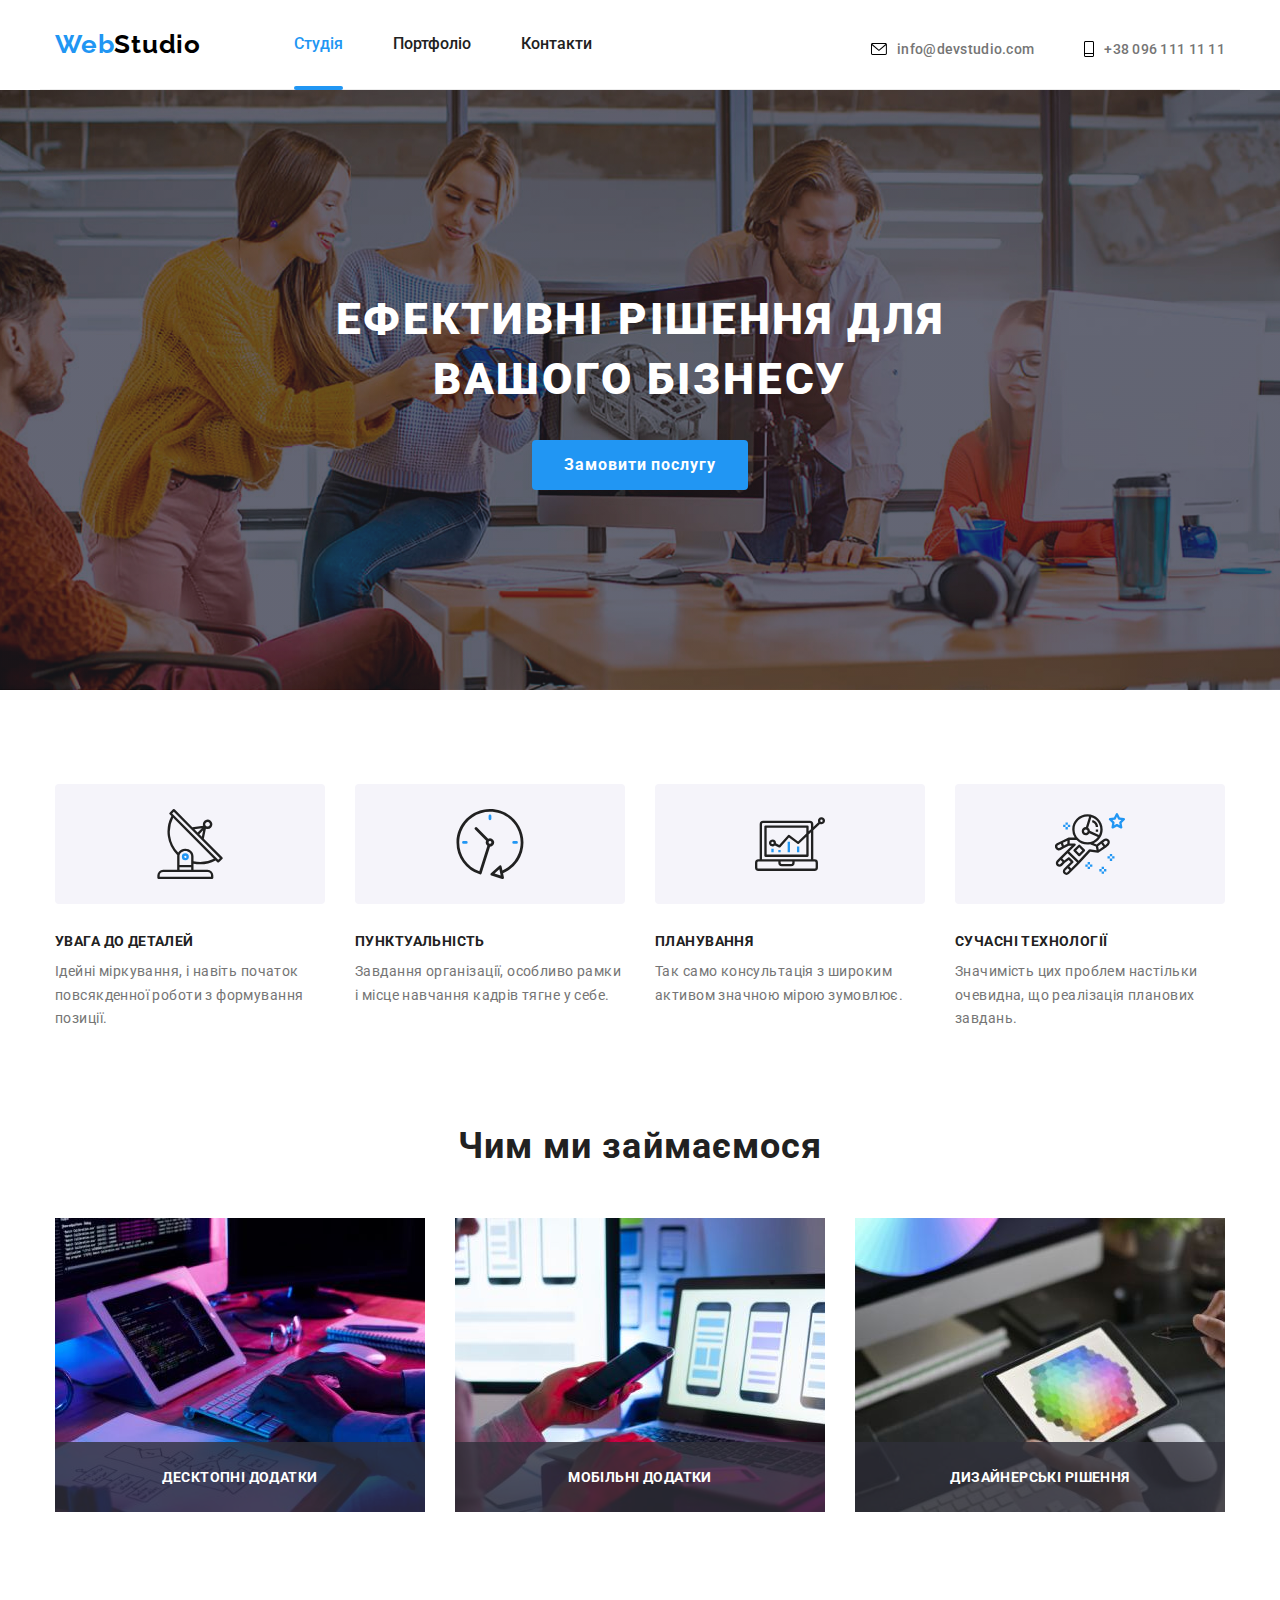
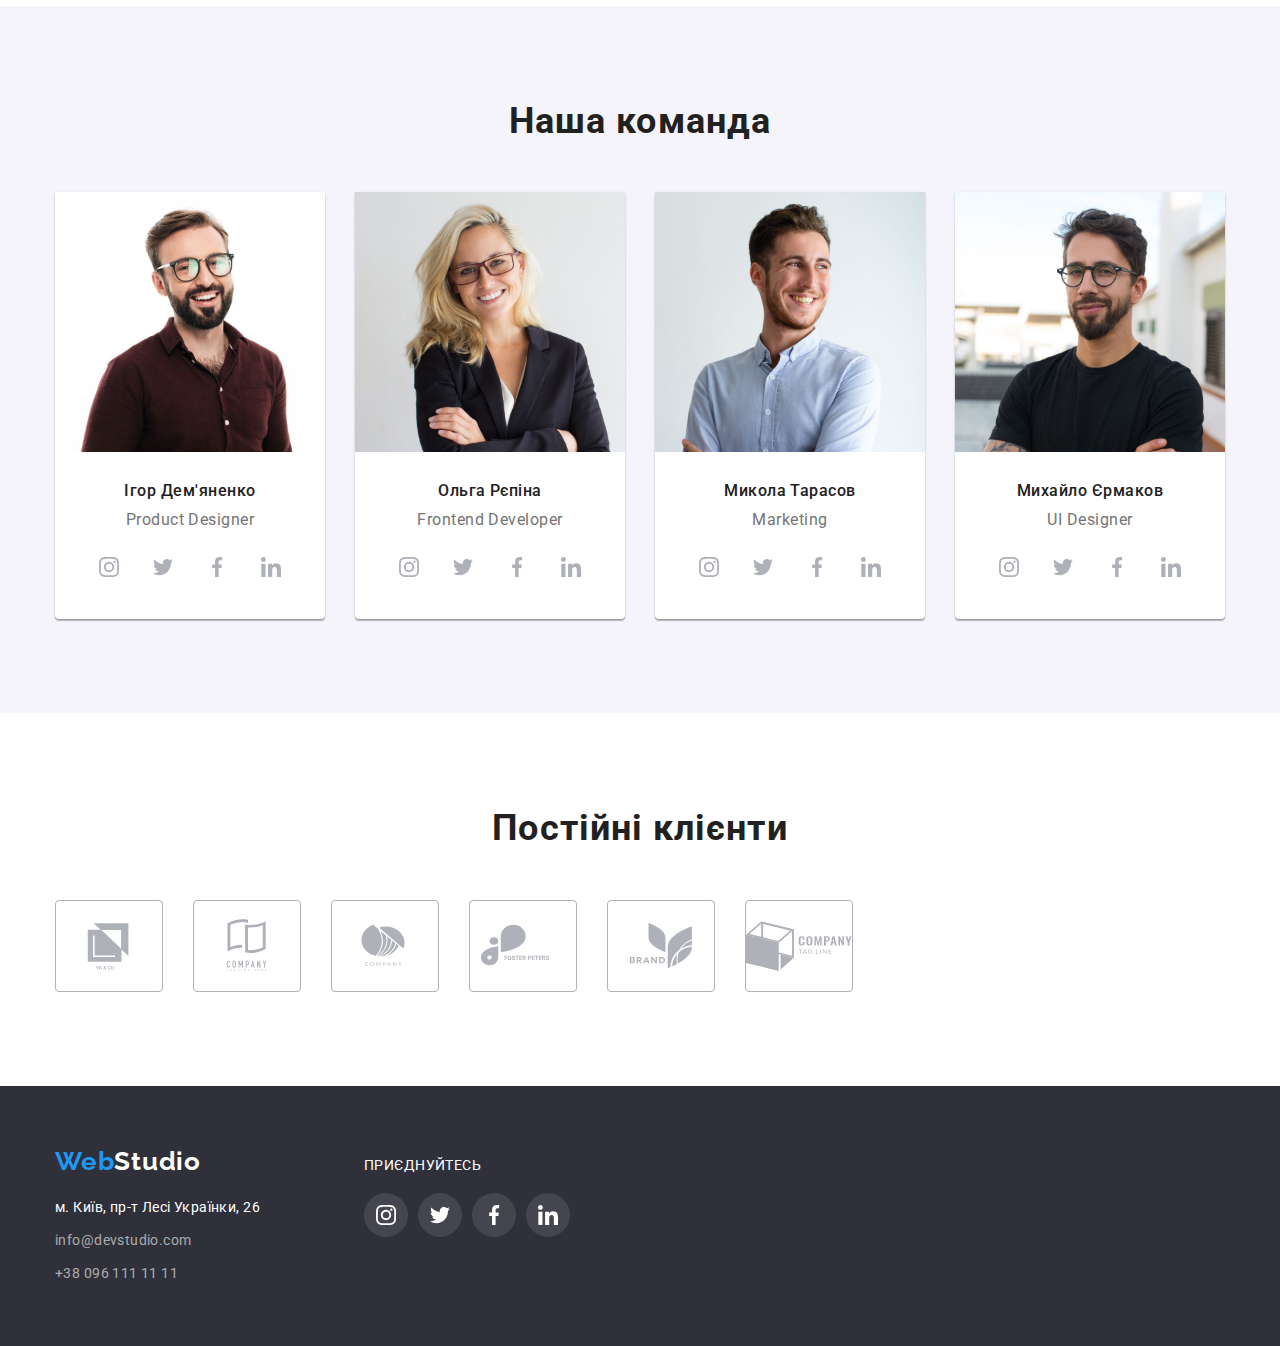
<file: index.html>
<!DOCTYPE html>
<html lang="uk">
  <head>
    <meta charset="UTF-8" />
    <meta http-equiv="X-UA-Compatible" content="IE=edge" />
    <meta name="viewport" content="width=device-width, initial-scale=1.0" />
    <meta
      name="description"
      content="Ефективні рішення для вашого бізнесу. 
    Розробка сайтів під ключ. Підтримка проєкту на всіх етапах розробки."
    />
    <title>Web Studio</title>
    <!--Fonts-->
    <link rel="preconnect" href="https://fonts.googleapis.com" />
    <link rel="preconnect" href="https://fonts.gstatic.com" crossorigin />
    <link
      href="https://fonts.googleapis.com/css2?family=Raleway:wght@700&family=Roboto:wght@400;500;700;900&display=swap"
      rel="stylesheet"
    />
    <!--Normalize-->
    <link
      rel="stylesheet"
      href="https://cdnjs.cloudflare.com/ajax/libs/modern-normalize/1.1.0/modern-normalize.css"
      integrity="sha512-Y0MM+V6ymRKN2zStTqzQ227DWhhp4Mzdo6gnlRnuaNCbc+YN/ZH0sBCLTM4M0oSy9c9VKiCvd4Jk44aCLrNS5Q=="
      crossorigin="anonymous"
      referrerpolicy="no-referrer"
    />
    <!--custom styles-->
    <link rel="stylesheet" href="./css/styles.css" />
  </head>
  <!--navigation-->
  <body class="page">
    <header class="header">
      <div class="container header-container">
        <nav class="main-nav">
          <a class="logo-link" href="./index.html"
            >Web<span class="logo-header">Studio</span></a>
          <ul class="list nav-list">
            <li class="list-item">
              <a class="link current link-header" href="./index.html">Студія</a>
            </li>
            <li class="list-item">
              <a class="link link-header" href="./portfolio.html">Портфоліо</a>
            </li>
            <li class="list-item">
              <a class="link link-header" href="">Контакти</a>
            </li>
          </ul>
        </nav>
        <ul class="list nav-list-contact">
          <li class="list-item-contact">
            <a class="link link-contact" href="mailto:info@devstudio.com">
              <svg class="icon-contact" width="16" height="12">
              <use href="./images/icons.svg#mail"></use>
            </svg>
              info@devstudio.com</a>
          </li>
          <li class="list-item-contact">
            <a class="link link-contact" href="tel:+380961111111">
              <svg class="icon-contact" width="10" height="16">
                <use href="./images/icons.svg#phone"></use>
              </svg>+38 096 111 11 11</a>
          </li>
        </ul>
      </div>
    </header>
    <main>

      <!--HERO-->
      <section class="hero">
        <h1 class="hero-title">
          Ефективні рішення для <br />
          вашого бізнесу
        </h1>
        <button class="btn-hero" type="button" data-modal-open>
          Замовити послугу</button>
     </div>
      </section>

      <!--Modal window-->
      <div class="backdrop is-hidden" data-modal>
        <div class="modal">
          <button class="modal-btn" type="button" data-modal-close>
            <svg width="18px" height="18px">
              <use href="./images/icons.svg#close-bottom">

              </use>
            </svg>

          </button>
        </div>
      </div>

      
<!--features-->
      <section class="section">
        <div class="container">
          <h2 class="visually-hidden">Особливості</h2>
          <ul class="list features">
            <li class="features-list-item">
              <div class="box-icon"><svg class="icon-features" width="70" height="70">
                <use href="./images/icons.svg#antenna1"></use>
              </svg>
            </div>
              <h3 class="subtitle">увага до деталей</h3>
              <p class="subtitle-text">
                Ідейні міркування, і навіть початок повсякденної роботи з
                формування позиції.
              </p>
            </li>
            <li class="features-list-item">
              <div class="box-icon"> <svg class="icon-features" width="70" height="70">
                <use href="./images/icons.svg#clock2"></use>
              </svg></div>
              <h3 class="subtitle">пунктуальність</h3>
              <p class="subtitle-text">
                Завдання організації, особливо рамки і місце навчання кадрів
                тягне у себе.
              </p>
            </li>
            <li class="features-list-item">
              <div class="box-icon"> 
              <svg class="icon-features" width="70" height="70">
                <use href="./images/icons.svg#diagram3"></use>
              </svg></div>
              <h3 class="subtitle">планування</h3>
              <p class="subtitle-text">
                Так само консультація з широким активом значною мірою зумовлює.
              </p>
            </li>
            <li class="features-list-item">
              <div class="box-icon"> 
              <svg class="icon-features" width="70" height="70">
                <use href="./images/icons.svg#astronaut4"></use>
              </svg></div>
              <h3 class="subtitle">сучасні технології</h3>
              <p class="subtitle-text">
                Значимість цих проблем настільки очевидна, що реалізація
                планових завдань.
              </p>
            </li>
          </ul>
        </div>
      </section>

      <section class="section section-services">
        <div class="container">
          <h2 class="title">Чим ми займаємося</h2>
          <ul class="list list-services">
            <li class="list-item">
              <div class="thumb"><img 
                src="./images/what-we-do/img1.jpg"
                alt="крупним планом зображено програміста, який працює за робочим столом в офісі"
                width="370"
                height="294"
              />
              <p class="label">Десктопні додатки</p>
            </div>
            </li>
            <li class="list-item">
              <div class="thumb">
              <img
                src="./images/what-we-do/img2.jpg"
                alt="дизайнер працює над інтерфейсом додатка для мобільних телефонів"
                width="370"
                height="294"
              />
              <p class="label">Мобільні додатки</p>
            </div>
            </li>
            <li class="list-item">
              <div class="thumb">
              <img
                src="./images/what-we-do/img3.jpg"
                alt="креативний художник веб-дизайну з робочим графічним планшетом для вибору кольорів"
                width="370"
                height="294"
              />
              <p class="label">Дизайнерські рішення</p>
            </div>
            </li>
          </ul>
        </div>
      </section>

      <!--TEAM-->
      <section class="section team">
        <div class="container">
          <h2 class="title">Наша команда</h2>
          <ul class="list list-team">
            <li class="list-item-team">
              <img
                src="./images/our-team/ihor1.jpg"
                alt="teammate"
                width="270"
                height="260"
              />
              <div class="team-name">
                <h3 class="title-card">Ігор Дем'яненко</h3>
                <p class="text-card">Product Designer</p>
                <ul class="list list-socials-icon">
                  <li>
                <a class="link socials-link" href="https://www.instagram.com/" target="_blank"
                 rel="noopener noreferrer" aria-label="instagram">
                 <svg class="socials-icon" width="20" height="20">
                  <use href="./images/icons.svg#instagram"></use>
                </svg>
              </a></li>
                <li>
                  <a class="link socials-link" href="https://www.twitter.com/" target="_blank"
                 rel="noopener noreferrer" aria-label="twitter">
                <svg class="socials-icon" width="20" height="20">
                  <use href="./images/icons.svg#twitter"></use>
                </svg>
                  </a></li>
               <li> 
                <a class="link socials-link" href="https://www.facebook.com/" target="_blank"
                 rel="noopener noreferrer" aria-label="facebook">
                 <svg class="socials-icon" width="20" height="20">
                  <use href="./images/icons.svg#facebook"></use>
                </svg></a></li>
                <li><a class="link socials-link" href="https://www.linkedin.com/" target="_blank"
                  rel="noopener noreferrer" aria-label="linkedin">
                  <svg class="socials-icon" width="20" height="20">
                  <use href="./images/icons.svg#linkedin"></use>
                </svg></a></li>
              </ul>
              </div>
            </li>
            <li class="list-item-team">
              <img
                src="./images/our-team/olha2.jpg"
                alt="teammate"
                width="270"
                height="260"
              />
              <div class="team-name">
                <h3 class="title-card">Ольга Рєпіна</h3>
                <p class="text-card">Frontend Developer</p>
                <ul class="list list-socials-icon">
                  <li>
                <a class="link socials-link" href="https://www.instagram.com/" target="_blank"
                 rel="noopener noreferrer" aria-label="instagram">
                 <svg class="socials-icon" width="20" height="20">
                  <use href="./images/icons.svg#instagram"></use>
                </svg>
              </a></li>
                <li>
                  <a class="link socials-link" href="https://www.twitter.com/" target="_blank"
                 rel="noopener noreferrer" aria-label="twitter">
                <svg class="socials-icon" width="20" height="20">
                  <use href="./images/icons.svg#twitter"></use>
                </svg>
                  </a></li>
               <li> 
                <a class="link socials-link" href="https://www.facebook.com/" target="_blank"
                 rel="noopener noreferrer" aria-label="facebook">
                 <svg class="socials-icon" width="20" height="20">
                  <use href="./images/icons.svg#facebook"></use>
                </svg></a></li>
                <li><a class="link socials-link" href="https://www.linkedin.com/" target="_blank"
                  rel="noopener noreferrer" aria-label="linkedin">
                  <svg class="socials-icon" width="20" height="20">
                  <use href="./images/icons.svg#linkedin"></use>
                </svg></a></li>
              </ul>
              </div>
            </li>
            <li class="list-item-team">
              <img
                src="./images/our-team/mykola3.jpg"
                alt="teammate"
                width="270"
                height="260"
              />
              <div class="team-name">
                <h3 class="title-card">Микола Тарасов</h3>
                <p class="text-card">Marketing</p>
                <ul class="list list-socials-icon">
                  <li>
                <a class="link socials-link" href="https://www.instagram.com/" target="_blank"
                 rel="noopener noreferrer" aria-label="instagram">
                 <svg class="socials-icon" width="20" height="20">
                  <use href="./images/icons.svg#instagram"></use>
                </svg>
              </a></li>
                <li>
                  <a class="link socials-link" href="https://www.twitter.com/" target="_blank"
                 rel="noopener noreferrer" aria-label="twitter">
                <svg class="socials-icon" width="20" height="20">
                  <use href="./images/icons.svg#twitter"></use>
                </svg>
                  </a></li>
               <li> 
                <a class="link socials-link" href="https://www.facebook.com/" target="_blank"
                 rel="noopener noreferrer" aria-label="facebook">
                 <svg class="socials-icon" width="20" height="20">
                  <use href="./images/icons.svg#facebook"></use>
                </svg></a></li>
                <li><a class="link socials-link" href="https://www.linkedin.com/" target="_blank"
                  rel="noopener noreferrer" aria-label="linkedin">
                  <svg class="socials-icon" width="20" height="20">
                  <use href="./images/icons.svg#linkedin"></use>
                </svg></a></li>
              </ul>
              </div>
            </li>
            <li class="list-item-team">
              <img
                src="./images/our-team/mykhailo4.jpg"
                alt="teammate"
                width="270"
                height="260"
              />
              <div class="team-name">
                <h3 class="title-card">Михайло Єрмаков</h3>
                <p class="text-card">UI Designer</p>
                <ul class="list list-socials-icon">
                  <li>
                <a class="link socials-link" href="https://www.instagram.com/" target="_blank"
                 rel="noopener noreferrer" aria-label="instagram">
                 <svg class="socials-icon" width="20" height="20">
                  <use href="./images/icons.svg#instagram"></use>
                </svg>
              </a></li>
                <li>
                  <a class="link socials-link" href="https://www.twitter.com/" target="_blank"
                 rel="noopener noreferrer" aria-label="twitter">
                <svg class="socials-icon" width="20" height="20">
                  <use href="./images/icons.svg#twitter"></use>
                </svg>
                  </a></li>
               <li> 
                <a class="link socials-link" href="https://www.facebook.com/" target="_blank"
                 rel="noopener noreferrer" aria-label="facebook">
                 <svg class="socials-icon" width="20" height="20">
                  <use href="./images/icons.svg#facebook"></use>
                </svg></a></li>
                <li><a class="link socials-link" href="https://www.linkedin.com/" target="_blank"
                  rel="noopener noreferrer" aria-label="linkedin">
                  <svg class="socials-icon" width="20" height="20">
                  <use href="./images/icons.svg#linkedin"></use>
                </svg></a></li>
              </ul>
              </div>
            </li>
          </ul>
        </div>
      </section>

      <!-- CLIENTS -->
      <section class="section clients">
        <div class="container">
        <h2 class="title">Постійні клієнти</h2>
        <ul class="list list-clients">
          <li class="clients-item">
           <a class="link clients-link" href="" target="_blank"
                 rel="noopener noreferrer" aria-label="Компанія1">
                 <svg class="client-icon" width="106" height="60">
                  <use href="./images/icons.svg#logo"></use>
                </svg>
              </a>
          </li>
          <li class="clients-item">
            <a class="link clients-link" href="" target="_blank"
                 rel="noopener noreferrer" aria-label="Компанія2">
                 <svg class="client-icon" width="106" height="60">
                  <use href="./images/icons.svg#logo1"></use>
                </svg>
              </a>
          </li>
          <li class="clients-item">
            <a class="link clients-link" href="" target="_blank"
                 rel="noopener noreferrer" aria-label="Компанія3">
                 <svg class="client-icon" width="106" height="60">
                  <use href="./images/icons.svg#logo2"></use>
                </svg>
              </a>
          </li>
          <li class="clients-item">
            <a class="link clients-link" href="" target="_blank"
                 rel="noopener noreferrer" aria-label="Компанія4">
                 <svg class="client-icon" width="106" height="60">
                  <use href="./images/icons.svg#logo3"></use>
                </svg>
              </a>
          </li>
          <li class="clients-item">
            <a class="link clients-link" href="" target="_blank"
                 rel="noopener noreferrer" aria-label="Компанія5">
                 <svg class="client-icon" width="106" height="60">
                  <use href="./images/icons.svg#logo4"></use>
                </svg>
              </a>
          </li>
          <li class="clients-item">
            <a class="link clients-link" href="" target="_blank"
                 rel="noopener noreferrer" aria-label="Компанія6">
                 <svg class="client-icon" width="106" height="60">
                  <use href="./images/icons.svg#logo5"></use>
                </svg>
              </a>
          </li>
        </ul>
      </div>
      </section>
    </main>

    <!-- FOOTER -->
    <footer class="footer">
      <div class="container box-footer">
        <div class="box-footer-contact">
          <a class="logo-link" href="./index.html"
          >Web<span class="logo-footer">Studio</span></a
        >
        <address>
          <ul class="list list-address">
            <li class="list-item list-item-address">
              <a
                class="link fact-address"
                href="https://goo.gl/maps/CPtrU1FHBa2aNyZL9"
                target="blank"
                rel="noopener noreferrer"
              >
                м. Київ, пр-т Лесі Українки, 26</a
              >
            </li>
            <li class="list-item-contact">
              <a class="link contacts" href="mailto:info@devstudio.com"
                >info@devstudio.com</a
              >
            </li>
            <li class="list-item-contact">
              <a class="link contacts" href="tel:+380961111111"
                >+38 096 111 11 11</a
              >
            </li>
          </ul>
        </address>
      </div>
        <div class="box-footer-icon"><p class="subtitle subtitle-footer">
          приєднуйтесь</p>
        <ul class="list list-socials-icon">
          <li>
        <a class="link socials-link-footer" href="https://www.instagram.com/" target="_blank"
         rel="noopener noreferrer" aria-label="instagram">
         <svg class="socials-icon" width="20" height="20">
          <use href="./images/icons.svg#instagram"></use>
        </svg>
      </a></li>
        <li>
          <a class="link socials-link-footer" href="https://www.twitter.com/" target="_blank"
         rel="noopener noreferrer" aria-label="twitter">
        <svg class="socials-icon" width="20" height="20">
          <use href="./images/icons.svg#twitter"></use>
        </svg>
          </a></li>
       <li> 
        <a class="link socials-link-footer" href="https://facebook.com/" target="_blank"
         rel="noopener noreferrer" aria-label="facebook">
         <svg class="socials-icon" width="20" height="20">
          <use href="./images/icons.svg#facebook"></use>
        </svg></a></li>
        <li><a class="link socials-link-footer" href="https://www.linkedin.com/" target="_blank"
          rel="noopener noreferrer" aria-label="linkedin">
          <svg class="socials-icon" width="20" height="20">
          <use href="./images/icons.svg#linkedin"></use>
        </svg></a></li>
      </div>
      </div>
    </footer>
    <script src="./js/modal.js"></script>
  </body>
</html>
</file>
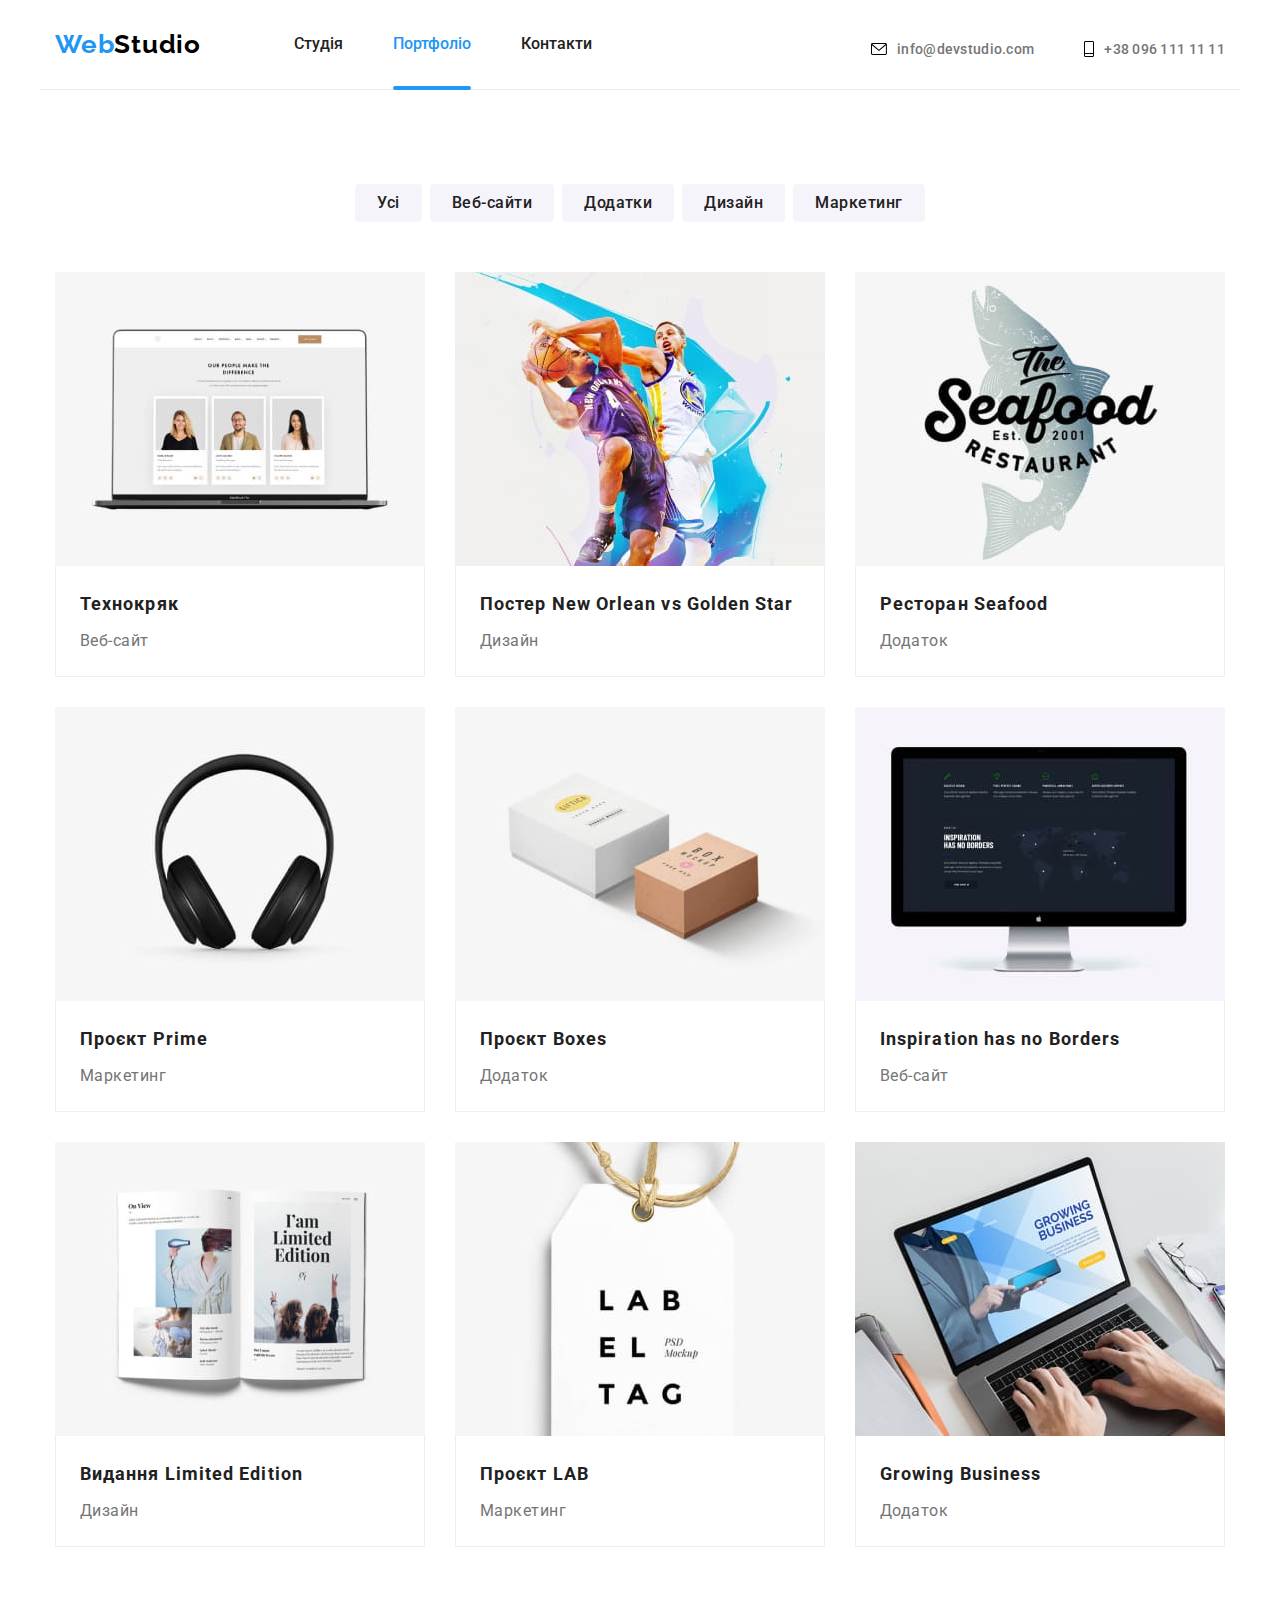
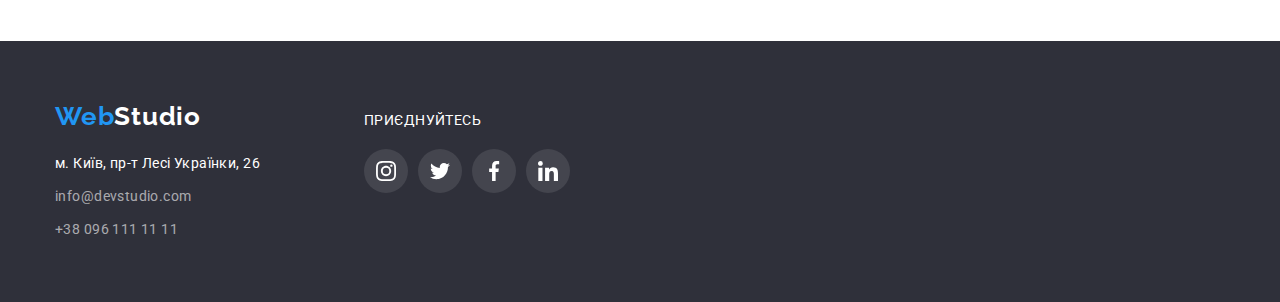
<file: portfolio.html>
<!DOCTYPE html>
<html lang="uk">
  <head>
    <meta charset="UTF-8" />
    <meta http-equiv="X-UA-Compatible" content="IE=edge" />
    <meta name="viewport" content="width=device-width, initial-scale=1.0" />
    <meta
      name="description"
      content="Ефективні рішення для вашого бізнесу. 
    Розробка сайтів під ключ. Підтримка проєкту на всіх етапах розробки."
    />
    <title>Web Studio</title>
    <!--Fonts-->
    <link rel="preconnect" href="https://fonts.googleapis.com" />
    <link rel="preconnect" href="https://fonts.gstatic.com" crossorigin />
    <link
      href="https://fonts.googleapis.com/css2?family=Raleway:wght@700&family=Roboto:wght@400;500;700;900&display=swap"
      rel="stylesheet"
    />
    <!--Normalize-->
    <link
      rel="stylesheet"
      href="https://cdnjs.cloudflare.com/ajax/libs/modern-normalize/1.1.0/modern-normalize.css"
      integrity="sha512-Y0MM+V6ymRKN2zStTqzQ227DWhhp4Mzdo6gnlRnuaNCbc+YN/ZH0sBCLTM4M0oSy9c9VKiCvd4Jk44aCLrNS5Q=="
      crossorigin="anonymous"
      referrerpolicy="no-referrer"
    />
    <!--custom styles-->
    <link rel="stylesheet" href="./css/styles.css" />
  </head>
  <!--navigation-->
  <body class="page">
    <header class="header">
      <div class="container header-container">
        <nav class="main-nav">
          <a class="logo-link" href="./index.html"
            >Web<span class="logo-header">Studio</span></a>
          <ul class="list nav-list">
            <li class="list-item">
              <a class="link link-header" href="./index.html">Студія</a>
            </li>
            <li class="list-item">
              <a class="link current link-header" href="./portfolio.html">Портфоліо</a>
            </li>
            <li class="list-item">
              <a class="link link-header" href="">Контакти</a>
            </li>
          </ul>
        </nav>
        <ul class="list nav-list-contact">
          <li class="list-item-contact">
            <a class="link link-contact" href="mailto:info@devstudio.com">
              <svg class="icon-contact" width="16" height="12">
              <use href="./images/icons.svg#mail"></use>
            </svg>
              info@devstudio.com</a>
          </li>
          <li class="list-item-contact">
            <a class="link link-contact" href="tel:+380961111111">
              <svg class="icon-contact" width="10" height="16">
                <use href="./images/icons.svg#phone"></use>
              </svg>+38 096 111 11 11</a>
          </li>
        </ul>
      </div>
    </header>
    <main>
      <!--майбутній фільтр-->
      <section class="section section-portfolio">
        <div class="container">
        <!--прихований заголовок-->
        <h1 class="visually-hidden">Наші роботи</h1>
        
          <ul class="list list-portfolio-btn">
          <li class="list-item-portfolio-btn">
            <button type="button" class="button portfolio-btn">Усі</button>
          </li>
          <li class="list-item-portfolio-btn">
            <button type="button" class="button portfolio-btn">Веб-сайти</button>
          </li>
          <li class="list-item-portfolio-btn">
            <button type="button" class="button portfolio-btn">Додатки</button>
          </li>
          <li class="list-item-portfolio-btn">
            <button type="button" class="button portfolio-btn">Дизайн</button>
          </li>
          <li class="list-item-portfolio-btn">
            <button type="button" class="button portfolio-btn">Маркетинг</button>
          </li>
        </ul>
      
          <ul class="list card-set">
          <li class="list-item-set">
            <a href="" class="link list-link">
              <div class="box-card">
                <img
                src="./images/portfolio/img1.jpg"
                alt="на ноутбуці відкрито сайт 
                з зображенням працівників"
                width="370"
                height="294"
              />
              <div class="box-overlay">
                <p class="text-overlay">Ресурс пропонує комплексні пропозиції з різним рівнем функціоналу та сервісів. Все це дозволить відвідувачу отримати вичерпні відомості про компанію чи приватну особу.</p>
            </div>
            </div>
              <div class="for-border">
                <h2 class="title-works">Технокряк</h2>
              <p class="text-works">Веб-сайт</p></div>
            </a>
          </li>
          <li class="list-item-set">
            <a href="" class="link list-link">
              <div class="box-card">
              <img
                src="./images/portfolio/img2.jpg"
                alt="двоє баскетболістів"
                width="370"
                height="294"
              />
              <div class="box-overlay">
                <p class="text-overlay">Ресурс пропонує комплексні 
                  пропозиції з різним рівнем функціоналу та сервісів. 
                  Все це дозволить відвідувачу отримати вичерпні відомості 
                  про компанію чи приватну особу.</p>
            </div>
              </div>
              <div class="for-border">
              <h2 class="title-works">Постер New Orlean vs Golden Star</h2>
              <p class="text-works">Дизайн</p></div>
            </a>
          </li>
          <li class="list-item-set">
            <a href="" class="link list-link">
              <div class="box-card">
              <img
                src="./images/portfolio/img3.jpg"
                alt="логотип ресторана 
                    назва на фоні риби"
                width="370"
                height="294"
              />
              <div class="box-overlay">
                <p class="text-overlay">Ресурс пропонує комплексні 
                  пропозиції з різним рівнем функціоналу та сервісів. 
                  Все це дозволить відвідувачу отримати вичерпні відомості 
                  про компанію чи приватну особу.</p>
            </div>
              </div>
              <div class="for-border">
              <h2 class="title-works">Ресторан Seafood</h2>
              <p class="text-works">Додаток</p></div>
            </a>
          </li>
          <li class="list-item-set">
            <a href="" class="link list-link">
              <div class="box-card">
              <img
                src="./images/portfolio/img4.jpg"
                alt="чорні навушники"
                width="370"
                height="294"
              />
              <div class="box-overlay">
                <p class="text-overlay">Ресурс пропонує комплексні 
                  пропозиції з різним рівнем функціоналу та сервісів. 
                  Все це дозволить відвідувачу отримати вичерпні відомості 
                  про компанію чи приватну особу.</p>
            </div>
              </div>
              <div class="for-border">
              <h2 class="title-works">Проєкт Prime</h2>
              <p class="text-works">Маркетинг</p></div>
            </a>
          </li>
          <li class="list-item-set">
            <a href="" class="link list-link">
              <div class="box-card">
              <img
                src="./images/portfolio/img5.jpg"
                alt="дві коробки"
                width="370"
                height="294"
              />
              <div class="box-overlay">
                <p class="text-overlay">Ресурс пропонує комплексні 
                  пропозиції з різним рівнем функціоналу та сервісів. 
                  Все це дозволить відвідувачу отримати вичерпні відомості 
                  про компанію чи приватну особу.</p>
            </div>
              </div>
              <div class="for-border">
              <h2 class="title-works">Проєкт Boxes</h2>
              <p class="text-works">Додаток</p></div>
            </a>
          </li>
          <li class="list-item-set">
            <a href="" class="link list-link">
              <div class="box-card">
              <img
                src="./images/portfolio/img6.jpg"
                alt="монітор"
                width="370"
                height="294"
              />
              <div class="box-overlay">
                <p class="text-overlay">Ресурс пропонує комплексні 
                  пропозиції з різним рівнем функціоналу та сервісів. 
                  Все це дозволить відвідувачу отримати вичерпні відомості 
                  про компанію чи приватну особу.</p>
            </div>
              </div>
              <div class="for-border">
              <h2 class="title-works">Inspiration has no Borders</h2>
              <p class="text-works">Веб-сайт</p></div>
            </a>
          </li>
          <li class="list-item-set">
            <a href="" class="link list-link">
              <div class="box-card">
              <img
                src="./images/portfolio/img7.jpg"
                alt="розгорнутий журнал"
                width="370"
                height="294"
              />
              <div class="box-overlay">
                <p class="text-overlay">Ресурс пропонує комплексні 
                  пропозиції з різним рівнем функціоналу та сервісів. 
                  Все це дозволить відвідувачу отримати вичерпні відомості 
                  про компанію чи приватну особу.</p>
            </div>
              </div>
              <div class="for-border">
              <h2 class="title-works">Видання Limited Edition</h2>
              <p class="text-works">Дизайн</p></div>
            </a>
          </li>
          <li class="list-item-set">
            <a href="" class="link list-link">
              <div class="box-card">
              <img
                src="./images/portfolio/img8.jpg"
                alt="біла бірка з написом"
                width="370"
                height="294"
              />
              <div class="box-overlay">
                <p class="text-overlay">Ресурс пропонує комплексні 
                  пропозиції з різним рівнем функціоналу та сервісів. 
                  Все це дозволить відвідувачу отримати вичерпні відомості 
                  про компанію чи приватну особу.</p>
            </div>
              </div>
              <div class="for-border">
              <h2 class="title-works">Проєкт LAB</h2>
              <p class="text-works">Маркетинг</p></div>
            </a>
          </li>
          <li class="list-item-set">
            <a href="" class="link list-link">
              <div class="box-card">
              <img
                src="./images/portfolio/img9.jpg"
                alt="руки людини на чорній клавіатурі
                     сірого ноутбука"
                width="370"
                height="294"
              />
              <div class="box-overlay">
                <p class="text-overlay">Ресурс пропонує комплексні 
                  пропозиції з різним рівнем функціоналу та сервісів. 
                  Все це дозволить відвідувачу отримати вичерпні відомості 
                  про компанію чи приватну особу.</p>
            </div>
              </div>
              <div class="for-border">
              <h2 class="title-works">Growing Business</h2>
              <p class="text-works">Додаток</p></div>
            </a>
          </li>
        </ul>
      </div>
      </section>
    </main>
    <footer class="footer">
      <div class="container box-footer">
        <div class="box-footer-contact">
          <a class="logo-link" href="./index.html"
          >Web<span class="logo-footer">Studio</span></a
        >
        <address>
          <ul class="list list-address">
            <li class="list-item list-item-address">
              <a
                class="link fact-address"
                href="https://goo.gl/maps/CPtrU1FHBa2aNyZL9"
                target="blank"
                rel="noopener noreferrer"
              >
                м. Київ, пр-т Лесі Українки, 26</a
              >
            </li>
            <li class="list-item-contact">
              <a class="link contacts" href="mailto:info@devstudio.com"
                >info@devstudio.com</a
              >
            </li>
            <li class="list-item-contact">
              <a class="link contacts" href="tel:+380961111111"
                >+38 096 111 11 11</a
              >
            </li>
          </ul>
        </address>
      </div>
        <div class="box-footer-icon"><p class="subtitle subtitle-footer">приєднуйтесь</p>
        <ul class="list list-socials-icon">
          <li>
        <a class="link socials-link-footer" href="https://www.instagram.com/" target="_blank"
         rel="noopener noreferrer" aria-label="instagram">
         <svg class="socials-icon" width="20" height="20">
          <use href="./images/icons.svg#instagram"></use>
        </svg>
      </a></li>
        <li>
          <a class="link socials-link-footer" href="https://www.twitter.com/" target="_blank"
         rel="noopener noreferrer" aria-label="twitter">
        <svg class="socials-icon" width="20" height="20">
          <use href="./images/icons.svg#twitter"></use>
        </svg>
          </a></li>
       <li> 
        <a class="link socials-link-footer" target="_blank"
         rel="noopener noreferrer" aria-label="facebook">
         <svg class="socials-icon" width="20" height="20">
          <use href="./images/icons.svg#facebook"></use>
        </svg></a></li>
        <li><a class="link socials-link-footer" href="https://www.linkedin.com/" target="_blank"
          rel="noopener noreferrer" aria-label="linkedin">
          <svg class="socials-icon" width="20" height="20">
          <use href="./images/icons.svg#linkedin"></use>
        </svg></a></li>
      </div>
      </div>
    </footer>
  </body>
</html>
</file>
<file: css/styles.css>
:root {
  /*fonts*/
  --main-font: "Roboto", sans-serif;
  --second-font: "Raleway", sans-serif;

  /* Text colors */
  --main-text-cl: #212121;
  --second-text-cl: #2196f3;
  --third-text-cl: #757575;
  --fourth-text-cl: #ffffff;

  /* backgrounds*/
  --accent-bg-cl: #ffffff;
  --second-bg-cl: #2f303a;
  --third-bg-cl: #2196f3;

  /*transition*/
  --transition: 250ms cubic-bezier(0.4, 0, 0.2, 1);
}

.page {
  font-family: var(--main-font);
  color: var(--main-text-cl);
  background-color: var(--accent-bg-cl);
}

/* reset*/
h1,
h2,
h3,
h4,
h5,
h6,
p,
ul {
  margin: 0;
  padding: 0;
}

.container {
  width: 1200px;
  margin: 0 auto;
  padding-left: 15px;
  padding-right: 15px;
}

img {
  display: block;
  max-width: 100%;
}
/* navigation */

.header-container {
  border-bottom: 1px solid #ececec;
  display: flex;
}

.main-nav {
  display: flex;
  align-items: center;
}

.logo-link {
  align-items: center;
  margin-right: 93px;
  text-decoration-line: none;
  font-family: var(--second-font);
  font-style: normal;
  font-weight: 700;
  font-size: 26px;
  line-height: 1.19;
  letter-spacing: 0.03em;
  color: #2196f3;
}

.logo-header {
  color: #000000;
}

.nav-list {
  display: flex;
  gap: 50px;
  align-items: center;
}
.link-header {
  position: relative;
  padding-top: 32px;
  padding-bottom: 32px;
  display: inline-block;
}

.nav-list-contact {
  display: inline-flex;
  gap: 50px;
  align-items: center;
  margin-left: auto;
}

.link-header:hover::after {
  opacity: 1;
}
.link-header.current {
  color: var(--second-text-cl);
}

.link-header.current::after {
  content: "";
  display: inline-block;
  position: absolute;
  bottom: -4px;
  left: 0;
  width: 100%;
  height: 4px;
  background: #2196f3;
  border-radius: 2px;
}

.list {
  list-style: none;
  font-weight: 500;
}
.link {
  text-decoration: none;
  color: currentColor;
  font-style: normal;
  transition: color var(--transition);
}
.link-contact {
  display: flex;
  align-items: center;
  gap: 10px;
  padding: 32px 0;
  transition: color var(--transition);
}

.icon-contact {
  transition: fill var(--transition);
}

.link-contact:hover .icon-contact {
  fill: var(--second-text-cl);
}

.link-contact:focus .icon-contact {
  fill: var(--second-text-cl);
}

.link:hover,
.link:focus {
  color: var(--second-text-cl);
}

.list-item-contact {
  color: var(--third-text-cl);
  font-size: 14px;
  letter-spacing: 0.02em;
}

.current {
  color: var(--second-text-cl);
}

/* HERO */

.hero {
  max-width: 1600px;
  margin-left: auto;
  margin-right: auto;
  background-color: var(--second-bg-cl);
  background-image: linear-gradient(
      to right,
      rgba(47, 48, 58, 0.4),
      rgba(47, 48, 58, 0.4)
    ),
    url(../images/background-image/img-hero.jpg);
  background-repeat: no-repeat;
  padding-top: 200px;
  padding-bottom: 200px;
  background-position: center;
  background-size: cover;
}

.hero-title {
  color: var(--fourth-text-cl);
  font-family: var(--main-font);
  font-style: normal;
  font-weight: 900;
  font-size: 44px;
  line-height: 1.36;
  text-align: center;
  letter-spacing: 0.06em;
  text-transform: uppercase;
  margin-bottom: 30px;
}

.btn-hero {
  display: block;
  margin: 0 auto;
  font-size: 16px;
  line-height: 1.87;
  align-items: center;
  letter-spacing: 0.06em;
  cursor: pointer;
  color: var(--fourth-text-cl);
  background: var(--third-bg-cl);
  font-family: var(--main-font);
  font-weight: 700;
  padding: 10px 32px;
  border-radius: 4px;
  border: none;
  transition: background-color var(--transition);
}

.btn-hero:hover,
.btn-hero:focus {
  background: #188ce8;
}


/* modal window */
.backdrop {
  position: fixed;
  top: 0;
  left: 0;
  width: 100%;
  height: 100%;
  background-color: rgba(0, 0, 0, 0.2);
  z-index: 1000;
  opacity: 1;
  transition: opacity var(--transition);
}

.modal {
  position: absolute;
  top: 50%;
  left: 50%;
  transform: translate(-50%, -50%) scale(1);
  transition: transform var(--transition);
  width: 528px;
  height: 581px;
  background: #ffffff;
  box-shadow: 0px 1px 3px rgba(0, 0, 0, 0.12), 0px 1px 1px rgba(0, 0, 0, 0.14),
    0px 2px 1px rgba(0, 0, 0, 0.2);
  border-radius: 4px;
}
.modal-btn {
  position: absolute;
  top: 8px;
  right: 8px;
  display: flex;
  align-items: center;
  justify-content: center;
  width: 30px;
  height: 30px;
  background: #ffffff;
  border: 1px solid rgba(0, 0, 0, 0.1);
  border-radius: 50%;
  cursor: pointer;
}

.backdrop.is-hidden {
  opacity: 0;
  pointer-events: none;
  visibility: hidden;
}

/* Особливості */
/*прихований заголовок*/
.visually-hidden {
  position: absolute;
  white-space: nowrap;
  width: 1px;
  height: 1px;
  overflow: hidden;
  border: 0;
  padding: 0;
  clip: rect(0 0 0 0);
  clip-path: inset(50%);
  margin: -1px;
}

.features {
  display: flex;
  gap: 30px;
}
.container {
  justify-content: space-evenly;
}
.box-icon {
  display: flex;
  align-items: center;
  justify-content: center;
  width: 270px;
  height: 120px;
  background-color: #f5f4fa;
  border-radius: 4px;
  margin-bottom: 30px;
}

.features-list-item {
  flex-basis: calc((100%-90px) / 4);
}

.title {
  text-align: center;
  margin-bottom: 50px;
  font-weight: 700;
  font-size: 36px;
  line-height: 1.17;
  letter-spacing: 0.03em;
}

.list-services {
  display: flex;
  gap: 30px;
  margin-top: 50px;
}

.subtitle {
  font-family: var(--main-font);
  font-size: 14px;
  line-height: 1.14;
  letter-spacing: 0.03em;
  text-transform: uppercase;
}
.subtitle-text {
  color: var(--third-text-cl);
  font-size: 14px;
  line-height: 1.71;
  letter-spacing: 0.03em;
  margin-top: 10px;
  font-weight: 400;
}

.thumb {
  position: relative;
  width: 370px;
  height: 294px;
}

.label {
  width: 100%;
  height: 70px;
  font-family: "Roboto";
  font-style: normal;
  font-weight: 700;
  font-size: 14px;
  line-height: 16px;
  text-align: center;
  letter-spacing: 0.03em;
  text-transform: uppercase;
  color: #ffffff;
  position: absolute;
  display: flex;
  align-items: center;
  justify-content: center;
  bottom: 0;
  background: rgba(47, 48, 58, 0.8);
}

.team {
  background: #f5f4fa;
}
.list-team {
  display: flex;
  gap: 30px;
}
.list-item-team {
  background-color: var(--accent-bg-cl);
  box-shadow: 0px 1px 3px rgba(0, 0, 0, 0.12), 0px 1px 1px rgba(0, 0, 0, 0.14),
    0px 2px 1px rgba(0, 0, 0, 0.2);
  border-radius: 0px 0px 4px 4px;
}

.title-card {
  font-weight: 500;
  font-size: 16px;
  line-height: 1.18;
  letter-spacing: 0.03em;
  display: flex;
  justify-content: center;
}
.text-card {
  display: flex;
  justify-content: center;
  font-weight: 400;
  font-size: 16px;
  line-height: 1.18;
  letter-spacing: 0.03em;
  color: var(--third-text-cl);
  margin-top: 10px;
  margin-bottom: 16px;
}

.team-name {
  padding-top: 30px;
  padding-bottom: 30px;
}

.team-position {
  padding-top: 10px;
  padding-bottom: 30px;
}
.list-socials-icon {
  display: flex;
  gap: 10px;
  justify-content: center;
}

.socials-link {
  display: flex;
  align-items: center;
  justify-content: center;
  width: 44px;
  height: 44px;
  color: #afb1b8;
  background-color: var(--accent-bg-cl);
  border-radius: 50%;
  transition: fill var(--transition),background-color var(--transition);

}

.socials-link:hover,
.socials-link:focus {
  color: var(--fourth-text-cl);
  background-color: var(--third-bg-cl);
}

.socials-icon {
  fill: currentColor;
}

/*CLIENTS*/
.list-clients {
  display: flex;
  gap: 30px;
}

.clients-item {
  flex-basis: calc((100%-5 * 30px) / 6);
  height: 92px;
}

.clients-link {
  display: flex;
  align-items: center;
  justify-content: center;
  fill: #afb1b8;
  width: 100%;
  height: 100%;
  border: 1px solid #afb1b8;
  border-radius: 4px;
  transition: border var(--transition),fill var(--transition);
}

.clients-icon {
  fill: #afb1b8;
}
.clients-link:hover,
.clients-link:focus {
  fill: var(--third-bg-cl);
  border-color: var(--third-bg-cl);
}

/* FOOTER*/
address {
  margin-top: 20px;
}

.logo-footer {
  color: var(--fourth-text-cl);
}
.footer {
  background-color: var(--second-bg-cl);
  padding-top: 60px;
  padding-bottom: 60px;
}
.fact-address {
  text-decoration-line: none;
  font-style: normal;
  font-weight: 400;
  font-size: 14px;
  line-height: 1.71;
  letter-spacing: 0.03em;
  color: var(--fourth-text-cl);
}

.address {
  font-style: normal;
  text-decoration: none;
  text-decoration-line: none;
  transition: color var(--transition);
}
.list-address {
  display: flex;
  flex-direction: column;
  align-items: flex-start;
}

.list-item-contact {
  margin-top: 9px;
}

.address:hover,
.address:focus {
  color: var(--second-text-cl);
}
.footer.address:hover {
  color: var(--second-text-cl);
}
.contacts {
  font-weight: 400;
  font-size: 14px;
  line-height: 1.71;
  letter-spacing: 0.03em;
  color: rgba(255, 255, 255, 0.6);
}
.subtitle-footer {
  color: #ffffff;
  margin-bottom: 20px;
}
.box-footer {
  display: flex;
  align-items: baseline;
  justify-content: flex-start;
}
.box-footer-icon {
  margin-left: 70px;
}

.socials-link-footer {
  display: flex;
  align-items: center;
  justify-content: center;
  width: 44px;
  height: 44px;
  background: rgba(255, 255, 255, 0.1);
  color: var(--accent-bg-cl);
  border-radius: 50%;
  transition: background-color var(--transition);
}

.socials-link-footer:hover,
.socials-link-footer:focus {
  background-color: var(--third-bg-cl);
  color: var(--accent-bg-cl);
}

.button:hover,
.button:focus {
  color: var(--fourth-text-cl);
  background-color: var(--third-bg-cl);
  box-shadow: 0px 3px 1px rgba(0, 0, 0, 0.1), 0px 1px 2px rgba(0, 0, 0, 0.08),
    0px 2px 2px rgba(0, 0, 0, 0.12);
  border-radius: 4px;
}
.button {
  font-family: inherit;
  cursor: pointer;
  background: #f5f4fa;
  color: var(--main-text-cl);
  font-weight: 500;
  font-size: 16px;
  line-height: 1.62;
  text-align: center;
  letter-spacing: 0.03em;
  transition: color var(--transition),
    background-color var(--transition),
    box-shadow var(--transition),
    border-radius var(--transition);
}

.title-works {
  font-weight: 700;
  font-size: 18px;
  line-height: 2;
  letter-spacing: 0.06em;
  margin-bottom: 4px;
}
.text-works {
  font-size: 16px;
  font-weight: 400;
  line-height: 1.87;
  letter-spacing: 0.03em;
  color: var(--third-text-cl);
}

.section {
  padding-top: 94px;
  padding-bottom: 94px;
}
.section-services {
  padding-top: 0;
}

/* Portfolio*/

.card-set {
  display: flex;
  flex-wrap: wrap;
  gap: 30px;
}

.box-card {
  position: relative;
  overflow: hidden;
}

.box-overlay {
  position: absolute;
  top: 0;
  height: 0;
  transform: translateY(100%);
  width: 100%;
  height: 101%;
  display: flex;
  align-items: center;
  justify-content: center;
  padding-left: 24px;
  padding-right: 24px;
  background-color: rgba(33, 150, 243, 0.9);
  transition: transform var(--transition);
}

.list-item-set:hover .box-overlay {
  transform: translateY(0);
}

.text-overlay {
  font-family: "Roboto";
  font-weight: 400;
  font-size: 18px;
  line-height: 1.56;
  letter-spacing: 0.03em;
  color: #ffffff;
}

.list-portfolio-btn {
  display: flex;
  justify-content: center;
  margin-bottom: 50px;
  gap: 8px;
}

.list-item-portfolio-btn {
  display: flex;
}

.portfolio-btn {
  padding: 6px 22px;
  display: block;
  font-family: var(--main-font);
  font-weight: 500;
  font-size: 16px;
  line-height: 26px;
  letter-spacing: 0.03em;
  border-radius: 4px;
  color: var(--main-text-cl);
  background: #f5f4fa;
  border: none;
  transition: box-shadow var(--transition),
  border-radius var(--transition);
}

.portfolio-btn:hover,
.portfolio-btn:focus {
  box-shadow: 0px 3px 1px rgba(0, 0, 0, 0.1), 0px 1px 2px rgba(0, 0, 0, 0.08),
    0px 2px 2px rgba(0, 0, 0, 0.12);
  border-radius: 4px;
}

.for-border {
  border-left: 1px solid #eeeeee;
  border-right: 1px solid #eeeeee;
  border-bottom: 1px solid #eeeeee;
  padding-left: 24px;
  padding-top: 20px;
  padding-bottom: 20px;
}

.list-link {
  display: block;
  transition: box-shadow var(--transition),
  color var(--transition);
}

.list-link:hover,
.list-link:focus {
  box-shadow: 0px 1px 1px rgba(0, 0, 0, 0.12), 0px 4px 4px rgba(0, 0, 0, 0.06),
    1px 4px 6px rgba(0, 0, 0, 0.16);
  color: inherit;
}
</file>
